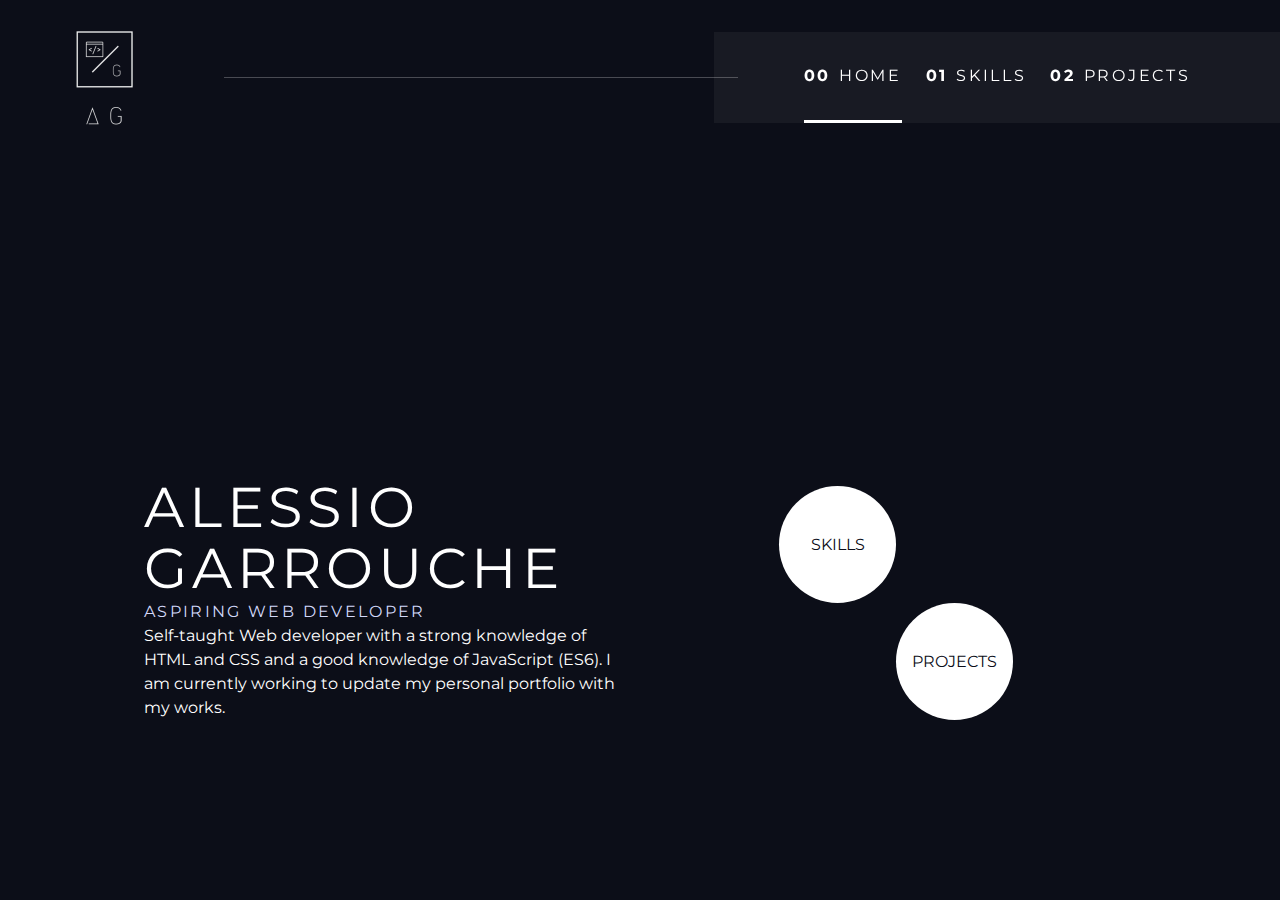
<file: index.html>
<!DOCTYPE html>
<html lang="en">
  <head>
    <meta charset="UTF-8" />
    <meta http-equiv="X-UA-Compatible" content="IE=edge" />
    <meta name="viewport" content="width=device-width, initial-scale=1.0" />
    <!-- Google Fonts -->
    <link rel="preconnect" href="https://fonts.googleapis.com" />
    <link rel="preconnect" href="https://fonts.gstatic.com" crossorigin />
    <link
      href="https://fonts.googleapis.com/css2?family=Montserrat:wght@100;200;300;400;500;600;700&display=swap"
      rel="stylesheet"
    />

    <!-- Favicon -->

    <link rel="apple-touch-icon" sizes="180x180" href="/apple-touch-icon.png" />
    <link rel="icon" type="image/png" sizes="32x32" href="/favicon-32x32.png" />
    <link rel="icon" type="image/png" sizes="16x16" href="/favicon-16x16.png" />
    <link rel="manifest" href="/site.webmanifest" />
    <link rel="mask-icon" href="/safari-pinned-tab.svg" color="#5bbad5" />
    <meta name="msapplication-TileColor" content="#da532c" />
    <meta name="theme-color" content="#ffffff" />

    <!-- Custom CSS -->
    <link rel="stylesheet" href="general.css" />
    <link rel="stylesheet" href="index.css" />

    <!-- Title -->
    <title>Alessio Garrouche</title>

    <!-- JavaScript-->
    <script src="nav.js" defer></script>
    <script src="tabs.js" defer></script>
  </head>
  <body class="home">
    <a href="#main" class="skip-to-content"></a>
    <!-- Header section -->
    <header class="primary-header flex">
      <!--  Logo  -->
      <div class="logo-section">
        <img class="logo" alt="personal logo" src="img/logo-favicon.png" />
      </div>

      <!-- Small sizes navigation toggle -->
      <button class="mobile-nav-toggle" aria-controls="primary-navigation"><span class="sr-only" aria-expanded="false">Menu</span></button>
    <nav>

      <!-- Navbar -->
      <nav>
        <ul class="primary-navigation underline-indicators flex fw-700">
          <li class="active">
            <a href="index.html" class="uppercase text-white letter-spacing-2"
              ><span aria-hidden="true">00</span>home</a
            >
          </li>
          <li>
            <a href="skills.html" class="uppercase text-white letter-spacing-2"
              ><span aria-hidden="true">01</span>skills</a
            >
          </li>
          <li>
            <a href="projects.html" class="uppercase text-white letter-spacing-2"
              ><span aria-hidden="true">02</span>projects</a
            >
          </li>
        </ul>
      </nav>
    </header>

    <!-- Main section -->
    <main id="main" class="grid-container grid-container--home">
      <div class="main-text">
        <h1 class="text-white fs-700 uppercase letter-spacing-1">
          <span class="d-block">alessio</span
          ><span class="d-block">garrouche</span>
        </h1>
        <h3 class="uppercase text-accent fs-400 letter-spacing-3">
          aspiring web developer
        </h3>
        <p>
          Self-taught Web developer with a strong knowledge of HTML and CSS and a good knowledge of JavaScript (ES6). I am currently working to update my personal portfolio with my works.
        </p>
      </div>
      <div class="main-buttons">
        <a
          href="skills.html"
          class="large-button uppercase fs-400 fw-500 text-dark bg-white"
          >Skills</a
        >

        

        <a
          href="projects.html"
          class="large-button uppercase fs-400 fw-500 text-dark bg-white"
          >Projects</a
        >
       
      </div>
    </main>
  </body>
</html>
</file>
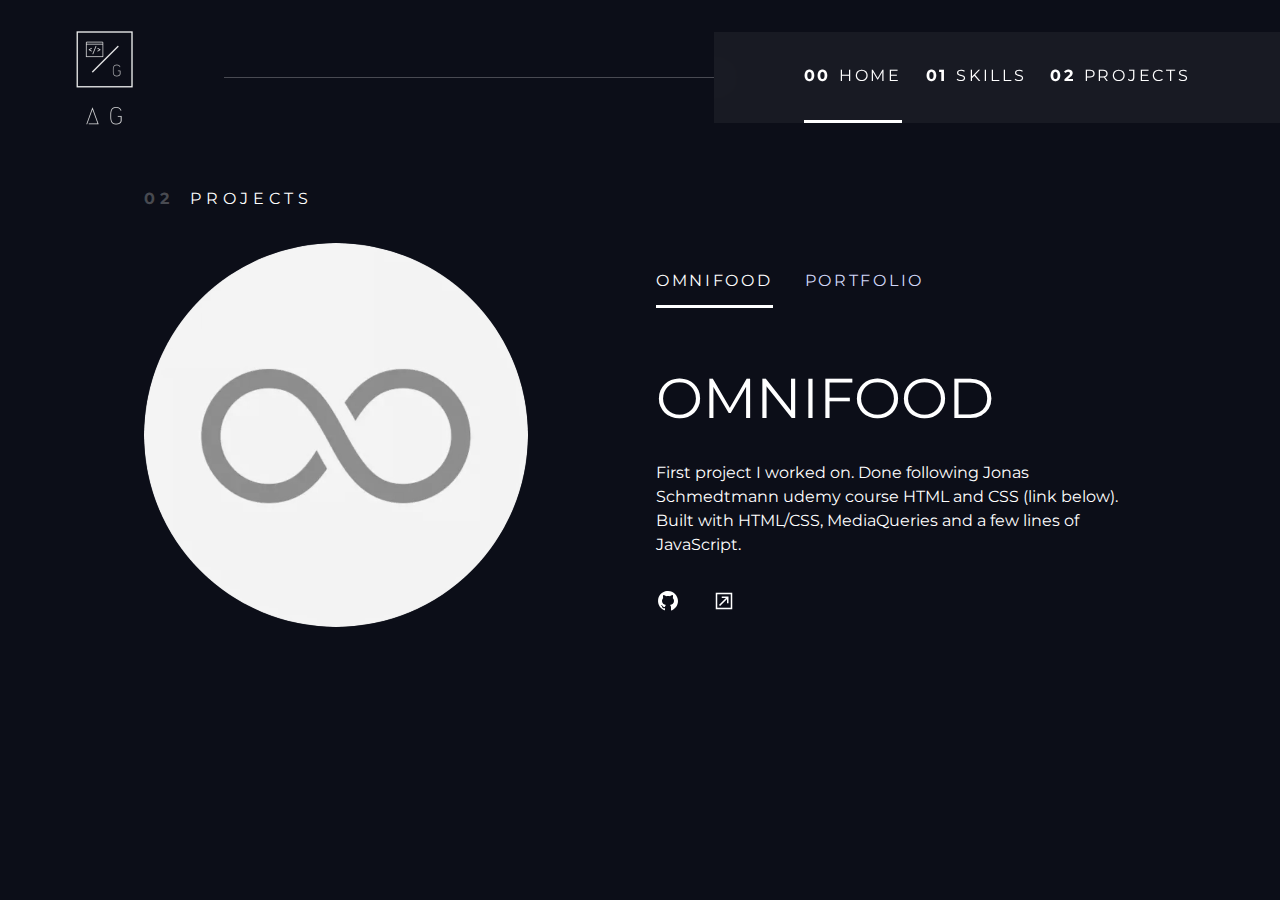
<file: projects.html>
<!DOCTYPE html>
<html lang="en">
  <head>
    <meta charset="UTF-8" />
    <meta http-equiv="X-UA-Compatible" content="IE=edge" />
    <meta name="viewport" content="width=device-width, initial-scale=1.0" />
    <!-- Google Fonts -->
    <link rel="preconnect" href="https://fonts.googleapis.com" />
    <link rel="preconnect" href="https://fonts.gstatic.com" crossorigin />
    <link
      href="https://fonts.googleapis.com/css2?family=Montserrat:wght@100;200;300;400;500;600;700&display=swap"
      rel="stylesheet"
    />

    <!-- Favicon -->

    <link rel="apple-touch-icon" sizes="180x180" href="/apple-touch-icon.png" />
    <link rel="icon" type="image/png" sizes="32x32" href="/favicon-32x32.png" />
    <link rel="icon" type="image/png" sizes="16x16" href="/favicon-16x16.png" />
    <link rel="manifest" href="/site.webmanifest" />
    <link rel="mask-icon" href="/safari-pinned-tab.svg" color="#5bbad5" />
    <meta name="msapplication-TileColor" content="#da532c" />
    <meta name="theme-color" content="#ffffff" />

    <!-- Custom CSS -->
    <link rel="stylesheet" href="general.css" />
    <link rel="stylesheet" href="index.css" />

    <!-- Title -->
    <title>Alessio Garrouche</title>

    <!-- JavaScript-->
    <script src="nav.js" defer></script>
    <script src="tabs.js" defer></script>
  </head>
  <body class="home">
    <a href="#main" class="skip-to-content"></a>
    <!-- Header section -->
    <header class="primary-header flex">
      <!-- Logo  -->
      <div class="logo-section">
        <img class="logo" alt="personal logo" src="img/logo-favicon.png" />
      </div>

      <!-- Small sizes navigation toggle -->
      <button class="mobile-nav-toggle" aria-controls="primary-navigation">
        <span class="sr-only" aria-expanded="false">Menu</span>
      </button>

      <!-- Navbar -->
      <nav>
        <ul
          id="primary-navigation"
          data-visible="false"
          class="primary-navigation underline-indicators flex"
        >
          <li class="active">
            <a
              class="ff-sans-cond uppercase text-white letter-spacing-2"
              href="index.html"
              ><span aria-hidden="true">00</span>Home</a
            >
          </li>
          <li>
            <a
              class="ff-sans-cond uppercase text-white letter-spacing-2"
              href="skills.html"
              ><span aria-hidden="true">01</span>Skills</a
            >
          </li>
          <li>
            <a
              class="ff-sans-cond uppercase text-white letter-spacing-2"
              href="projects.html"
              ><span aria-hidden="true">02</span>Projects</a
            >
          </li>
        </ul>
      </nav>
    </header>

    <main id="main" class="grid-container grid-container--skills flow">
      <h1 class="numbered-title">
        <span aria-hidden="true">02</span> Projects
      </h1>

      <picture id="omnifood-image">
        <source srcset="img/projects/omnifood.webp" type="image/webp" />
        <img src="img/projects/omnifood.png" alt="omnifood logo" />
      </picture>
      <picture hidden id="portfolio-image">
        <source srcset="img/projects/portfolio.webp" type="image/webp" />
        <img src="img/projects/portfolio.png" alt="portfolio logo" />
      </picture>

      <div
        class="tab-list underline-indicators flex"
        role="tablist"
        aria-label="projects list"
      >
        <button
          aria-selected="true"
          role="tab"
          aria-controls="omnifood-tab"
          class="uppercase text-accent bg-inh letter-spacing-2"
          tabindex="0"
          data-image="omnifood-image"
        >
          Omnifood
        </button>
        <button
          aria-selected="false"
          role="tab"
          aria-controls="portfolio-tab"
          class="uppercase text-accent bg-inh letter-spacing-2"
          tabindex="-1"
          data-image="portfolio-image"
        >
          portfolio
        </button>
      </div>

      <!-- OMNIFOOD -->
      <article
        class="skills-info flow"
        id="omnifood-tab"
        tabindex="0"
        role="tabpanel"
      >
        <h2 class="fs-700 uppercase">Omnifood</h2>

        <p>
          First project I worked on. Done following Jonas Schmedtmann udemy
          course HTML and CSS (link below). Built with HTML/CSS, MediaQueries
          and a few lines of JavaScript.
        </p>

        <div class="contacts">
          <a
            href="https://github.com/AlessioGarrouche/Omnifood_Project"
            target="_blank"
            ><img src="img/icons8-github.svg" alt="github logo"
          /></a>
          <a
            href="https://omnifood-alessio.netlify.app"
            target="_blank"
            ><img src="img/icons8-linking-24.png" alt="github logo"
          /></a>
        </div>
      </article>

      <!-- PORTFOLIO -->
      <article
        hidden
        class="skills-info flow"
        id="portfolio-tab"
        tabindex="0"
        role="tabpanel"
      >
        <h2 class="fs-700 uppercase">Portfolio</h2>

        <p>
          First version of my personal portfolio. Built with HTML/CSS,
          MediaQueries and JavaScript. First project with CSS Custom properties.
          A simple, dark blue portfolio. Just a starting point in my future web
          development career.
        </p>

        <div class="contacts">
          <a
            href="https://github.com/AlessioGarrouche/Portfolio_V1"
            target="_blank"
            ><img src="img/icons8-github.svg" alt="github logo"
          /></a>
        </div>
          <a
          href="https://alessiogarrouche.netlify.app"
          target="_blank"
          ><img src="img/icons8-linking-24.png" alt="github logo"
          /></a>
        </div>
      </article>
    </main>
  </body>
</html>
</file>
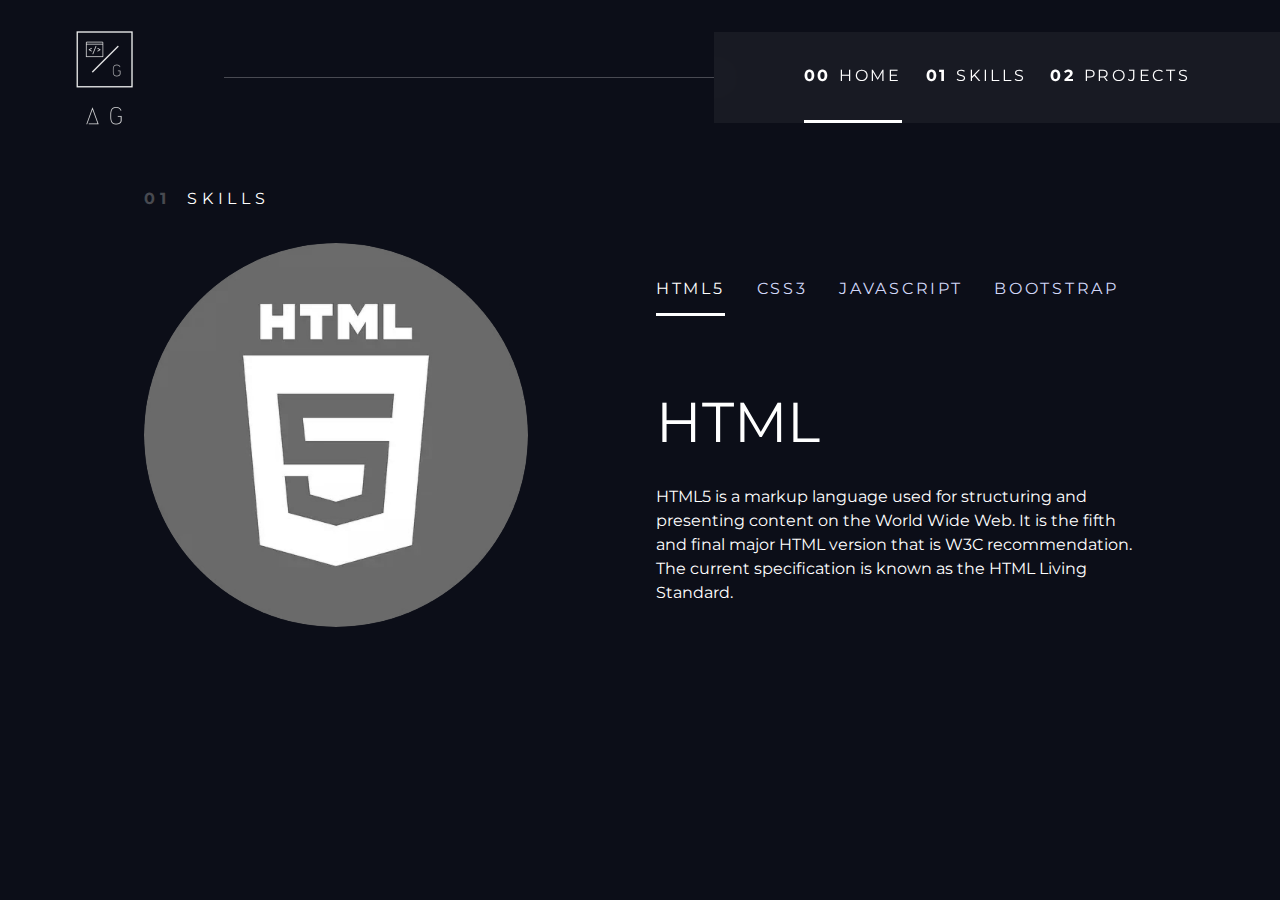
<file: skills.html>
<!DOCTYPE html>
<html lang="en">
  <head>
    <meta charset="UTF-8" />
    <meta http-equiv="X-UA-Compatible" content="IE=edge" />
    <meta name="viewport" content="width=device-width, initial-scale=1.0" />
    <!-- Google Fonts -->
    <link rel="preconnect" href="https://fonts.googleapis.com" />
    <link rel="preconnect" href="https://fonts.gstatic.com" crossorigin />
    <link
      href="https://fonts.googleapis.com/css2?family=Montserrat:wght@100;200;300;400;500;600;700&display=swap"
      rel="stylesheet"
    />

    <!-- Favicon -->

    <link rel="apple-touch-icon" sizes="180x180" href="/apple-touch-icon.png" />
    <link rel="icon" type="image/png" sizes="32x32" href="/favicon-32x32.png" />
    <link rel="icon" type="image/png" sizes="16x16" href="/favicon-16x16.png" />
    <link rel="manifest" href="/site.webmanifest" />
    <link rel="mask-icon" href="/safari-pinned-tab.svg" color="#5bbad5" />
    <meta name="msapplication-TileColor" content="#da532c" />
    <meta name="theme-color" content="#ffffff" />

    <!-- Custom CSS -->
    <link rel="stylesheet" href="general.css" />
    <link rel="stylesheet" href="index.css" />

    <!-- Title -->
    <title>Alessio Garrouche</title>

    <!-- JavaScript-->
    <script src="nav.js" defer></script>
    <script src="tabs.js" defer></script>
  </head>
  <body class="home">
    <a href="#main" class="skip-to-content"></a>
    <!-- Header section -->
    <header class="primary-header flex">
      <!-- Logo  -->
      <div class="logo-section">
        <img class="logo" alt="personal logo" src="img/logo-favicon.png" />
      </div>

      <!-- Small sizes navigation toggle -->
      <button class="mobile-nav-toggle" aria-controls="primary-navigation">
        <span class="sr-only" aria-expanded="false">Menu</span>
      </button>

      <!-- Navbar -->
      <nav>
        <ul
          id="primary-navigation"
          data-visible="false"
          class="primary-navigation underline-indicators flex"
        >
          <li class="active">
            <a
              class="ff-sans-cond uppercase text-white letter-spacing-2"
              href="index.html"
              ><span aria-hidden="true">00</span>Home</a
            >
          </li>
          <li>
            <a
              class="ff-sans-cond uppercase text-white letter-spacing-2"
              href="skills.html"
              ><span aria-hidden="true">01</span>Skills</a
            >
          </li>
          <li>
            <a
              class="ff-sans-cond uppercase text-white letter-spacing-2"
              href="projects.html"
              ><span aria-hidden="true">02</span>Projects</a
            >
          </li>
        </ul>
      </nav>
    </header>

    <main id="main" class="grid-container grid-container--skills flow">
      <h1 class="numbered-title"><span aria-hidden="true">01</span> Skills</h1>

      <picture id="html-image">
        <source srcset="img/skills/HTML5-logo.webp" type="image/webp" />
        <img src="img/skills/HTML5-logo.png" alt="html5 logo" />
      </picture>
      <picture hidden id="css-image">
        <source srcset="img/skills/CSS3-logo.webp" type="image/webp" />
        <img src="img/skills/CSS3-logo.png" alt="css logo" />
      </picture>
      <picture hidden id="js-image">
        <source srcset="img/skills/JS-logo.webp" type="image/webp" />
        <img src="img/skills/JS-logo.png" alt="js logo" />
      </picture>
      <picture hidden id="bootstrap-image">
        <source srcset="img/skills/bootstrap-logo.webp" type="image/webp" />
        <img src="img/skills/bootstrap-logo.png" alt="bootstrap-logo" />
      </picture>

      <div
        class="tab-list underline-indicators flex"
        role="tablist"
        aria-label="skills list"
      >
        <button
          aria-selected="true"
          role="tab"
          aria-controls="html-tab"
          class="uppercase text-accent bg-inh letter-spacing-2"
          tabindex="0"
          data-image="html-image"
        >
          HTML5
        </button>
        <button
          aria-selected="false"
          role="tab"
          aria-controls="css-tab"
          class="uppercase text-accent bg-inh letter-spacing-2"
          tabindex="-1"
          data-image="css-image"
        >
          CSS3
        </button>
        <button
          aria-selected="false"
          role="tab"
          aria-controls="js-tab"
          class="uppercase text-accent bg-inh letter-spacing-2"
          tabindex="-1"
          data-image="js-image"
        >
          JavaScript
        </button>
        <button
          aria-selected="false"
          role="tab"
          aria-controls="bootstrap-tab"
          class="uppercase text-accent bg-inh letter-spacing-2"
          tabindex="-1"
          data-image="bootstrap-image"
        >
          Bootstrap
        </button>
      </div>

      <!-- HTML -->
      <article
        class="skills-info flow"
        id="html-tab"
        tabindex="0"
        role="tabpanel"
      >
        <h2 class="fs-700 uppercase">HTML</h2>

        <p>
          HTML5 is a markup language used for structuring and presenting content
          on the World Wide Web. It is the fifth and final major HTML version
          that is W3C recommendation. The current specification is known as the
          HTML Living Standard.
        </p>
      </article>

      <!-- CSS -->
      <article
        hidden
        class="skills-info flow"
        id="css-tab"
        tabindex="0"
        role="tabpanel"
      >
        <h2 class="fs-700 uppercase">CSS</h2>

        <p>
          Cascading Style Sheets (CSS) is a style sheet language used for
          describing the presentation of a document written in a markup language
          such as HTML. CSS is a cornerstone technology of the World Wide Web,
          alongside HTML and JavaScript.
        </p>
      </article>

      <!-- JS -->
      <article
        hidden
        class="skills-info flow"
        id="js-tab"
        tabindex="0"
        role="tabpanel"
      >
        <h2 class="fs-700 uppercase">JavaScript</h2>

        <p>
          JavaScript is a programming language that is one of the core
          technologies of the World Wide Web, alongside HTML and CSS. Over 97%
          of websites use JavaScript on the client seide for web page behavior.
          It's a high-level compiled language that conforms to the ECMAScript
          standard.
        </p>
      </article>

      <!-- Bootstrap -->
      <article
        hidden
        class="skills-info flow"
        id="bootstrap-tab"
        tabindex="0"
        role="tabpanel"
      >
        <h2 class="fs-700 uppercase">Bootstrap</h2>

        <p>
          Bootstrap is a free and open-source CSS framework directed at
          responsive, mobile-first front-end web development. It contains HTML,
          CSS and (optionally) JavaScript based design templates for typography,
          forms, buttons, navigation, and other interfrace components
        </p>
      </article>
    </main>
  </body>
</html>
</file>
<file: general.css>
/* ------------------- */
/* Custom properties   */
/* ------------------- */

:root {
  /* colors */
  --clr-dark: 230 35% 7%;
  --clr-dark-tint: #24262f;
  --clr-light: 231 77% 90%;
  --clr-white: 0 0% 100%;

  /* font-sizes */

  --fs-700: clamp(3rem, 8vw + 1rem, 9.375rem);
  --fs-600: 1rem;
  --fs-500: 1rem;
  --fs-400: clamp(0.8rem, 3vw + 1rem, 1rem);
  --fs-300: 1rem;
  --fs-200: 0.875rem;

  /* font-families */
  --ff-normal: "Montserrat", sans-serif;
}

/* Font Sizes Media*/

@media (min-width: 15em) {
  :root {
    --fs-700: 3rem;
    --fs-600: 1.7rem;
    --fs-500: 1.25rem
    --fs-400: 1rem;
  }
}

@media (min-width: 35em) {
  :root {
    /* font-sizes */
    --fs-700: 3.5rem;
    --fs-600: 2rem;
    --fs-500: 1.75rem
    --fs-400: 1.125rem;
  }
}

/* ------------------- */
/* Reset               */
/* ------------------- */

/* https://piccalil.li/blog/a-modern-css-reset/ */

/* Box sizing */
*,
*::before,
*::after {
  box-sizing: border-box;
}

/* Reset margins */
body,
h1,
h2,
h3,
h4,
h5,
p,
figure,
picture {
  margin: 0;
}

h1,
h2,
h3,
h4,
h5,
h6,
p {
  font-weight: 400;
}

/* set up the body */
body {
  font-family: var(--ff-normal);
  font-size: var(--fs-400);
  color: hsl(var(--clr-white));
  background-color: hsl(var(--clr-dark));
  line-height: 1.5;
  min-height: 100vh;

  display: grid;
  grid-template-rows: min-content 1fr;

  overflow-x: hidden;

}


/* Fix picture:hidden not working (StackOverflow) */
[hidden] {
  display: none !important;
}



/* make images easier to work with */
img,
picture {
  max-width: 100%;
  display: block;
}

/* make form elements easier to work with */
input,
button,
textarea,
select {
  font: inherit;
}

/* remove animations for people who've turned them off */
@media (prefers-reduced-motion: reduce) {
  *,
  *::before,
  *::after {
    animation-duration: 0.01ms !important;
    animation-iteration-count: 1 !important;
    transition-duration: 0.01ms !important;
    scroll-behavior: auto !important;
  }
}

/* ------------------- */
/* Utility classes     */
/* ------------------- */

/* general */

.flex {
  display: flex;
  gap: var(--gap, 1rem);
}

.grid {
  display: grid;
  gap: var(--gap, 1rem);
}

.d-block {
  display: block;
}

.flow > *:where(:not(:first-child)) {
  margin-top: var(--flow-space, 1rem);
}

.container {
  padding-inline: 2em;
  margin-inline: auto;
  max-width: 80rem;
}

.grid-container {
  text-align: center;
  display: grid;
  place-items: center;
  padding-inline: 1rem;
  padding-bottom: 4rem;
}


.grid-container p:not([class]) {
  max-width: 50ch;
}

.numbered-title {
  grid-area: title;
}


/* Main Grid Media*/

@media (min-width: 55em) {
  .grid-container {
    text-align: center;
    column-gap: var(--container-gap, 2rem);
    grid-template-columns: minmax(1rem, 1fr) repeat(2, minmax(0, 40rem)) minmax(
        1rem,
        1fr
      );
  }

  .grid-container > *:first-child {
    grid-column: 2;
  }

  .grid-container > *:last-child {
    grid-column: 3;
  }

  .grid-container--home {
    padding-bottom: max(3rem, 10vh);
  }
}

/* Accesibility classes */

/* Screen Reader Only*/
.sr-only {
  position: absolute;
  width: 1px;
  height: 1px;
  padding: 0;
  margin: -1px;
  overflow: hidden;
  clip: rect(0, 0, 0, 0);
  white-space: nowrap; /* added line */
  border: 0;
}

/* Tab's interaction */
.skip-to-content {
  position: absolute;
  z-index: 9999;
  background: hsl(var(--clr-white));
  color: hsl(var(--clr-dark));
  padding: 0.5em 1em;
  margin-inline: auto;
  transform: translateY(-100%);
  transition: transform 250ms ease-in;
}

.skip-to-content:focus {
  transform: translateY(0);
}

/* colors */

.bg-dark {
  background-color: hsl(var(--clr-dark));
}
.bg-accent {
  background-color: hsl(var(--clr-light));
}
.bg-white {
  background-color: hsl(var(--clr-white));
}

.bg-inh {
  background-color: inherit;
}

.text-dark {
  color: hsl(var(--clr-dark));
}
.text-accent {
  color: hsl(var(--clr-light));
}
.text-white {
  color: hsl(var(--clr-white));
}

/* typography */

.ff-normal {
  font-family: var(--ff-serif);
}

.letter-spacing-1 {
  letter-spacing: 4.75px;
}
.letter-spacing-2 {
  letter-spacing: 2.7px;
}
.letter-spacing-3 {
  letter-spacing: 2.35px;
}

.uppercase {
  text-transform: uppercase;
}

.fs-900 {
  font-size: var(--fs-900);
}
.fs-800 {
  font-size: var(--fs-800);
}
.fs-700 {
  font-size: var(--fs-700);
}
.fs-600 {
  font-size: var(--fs-600);
}
.fs-500 {
  font-size: var(--fs-500);
}
.fs-400 {
  font-size: var(--fs-400);
}
.fs-300 {
  font-size: var(--fs-300);
}
.fs-200 {
  font-size: var(--fs-200);
}

.fs-900,
.fs-800,
.fs-700,
.fs-600 {
  line-height: 1.1;
}

.numbered-title {
  font-family: var(--ff-sans-cond);
  font-size: var(--fs-500);
  text-transform: uppercase;
  letter-spacing: 4.72px;
}

.numbered-title span {
  margin-right: 0.5em;
  font-weight: 700;
  color: hsl(var(--clr-white) / 0.25);
}
</file>
<file: index.css>
/* ------------------- */
/* Compontents         */
/* ------------------- */

/* Logo */

.logo-section {
  display: flex;
  justify-content: center;
}

.logo {
  margin: 1.5rem clamp(1.5rem, 5vw, 3.5rem);
  max-height: 11rem;
  aspect-ratio: 1;
}

/* primary-header */

.primary-header {
  justify-content: space-between;
  align-items: center;
}

.primary-navigation {
  --gap: clamp(0.8rem, 2vw, 1.5rem);
  --underline-gap: 2rem;
  list-style: none;
  padding: 0;
  margin: 0;
  background: hsl(var(--clr-white) / 0.05);
  backdrop-filter: blur(1.5rem);
}

.primary-navigation a {
  text-decoration: none;
}

.primary-navigation a > span {
  font-weight: 700;
  margin-right: 0.5em;
}

.mobile-nav-toggle {
  display: none;
}

@media (max-width: 35rem) {
  .primary-navigation {
    --underline-gap: 0.5rem;
    position: fixed;
    z-index: 1000;
    inset: 0 0 0 40%;
    list-style: none;
    padding: min(20rem, 15vh) 2rem;
    margin: 0;
    flex-direction: column;
    transform: translateX(100%);
    transition: transform 500ms ease-in-out;
  }

  .primary-navigation[data-visible="true"] {
    transform: translateX(0);
  }

  .primary-navigation.underline-indicators > .active {
    border: 0;
  }

  .mobile-nav-toggle {
    display: block;
    position: fixed;
    z-index: 2000;
    right: 1rem;
    top: 2rem;
    background: transparent;
    background-image: url(img/icon-hamburger.svg);
    background-repeat: no-repeat;
    background-position: center;
    width: 1.5rem;
    aspect-ratio: 1;
    border: 0;
  }

  .mobile-nav-toggle[aria-expanded="true"] {
    background-image: url(img/icon-close.svg);
  }

  .mobile-nav-toggle:focus-visible {
    outline: 5px solid white;
    outline-offset: 5px;
  }

  .logo {
    max-width: 6rem;
  }
}

@media (min-width: 35em) {
  .primary-navigation {
    padding-inline: clamp(3rem, 7vw, 7rem);
  }

  .logo {
    max-width: 6rem;
  }
}

@media (min-width: 35em) and (max-width: 44.999em) {
  .primary-navigation a > span {
    display: none;
  }
}

@media (min-width: 45em) {
  .primary-header::after {
    content: "";
    display: block;
    position: relative;
    height: 1px;
    width: 100%;
    margin-right: -2.5rem;
    background: hsl(var(--clr-white) / 0.25);
    order: 1;
  }

  nav {
    order: 2;
  }

  .primary-navigation {
    margin-block: 2rem;
  }
}

.underline-indicators > * {
  cursor: pointer;
  padding: var(--underline-gap, 0.75rem) 0;
  border: 0;
  border-bottom: 0.2rem solid hsl(var(--clr-white) / 0);
}

.underline-indicators > *:hover,
.underline-indicators > *:focus {
  border-color: hsl(var(--clr-white) / 0.5);
}

.underline-indicators > .active,
.underline-indicators > [aria-selected="true"] {
  color: hsl(var(--clr-white) / 1);
  border-color: hsl(var(--clr-white) / 1);
}

.tab-list {
  --gap: 2rem;
}

.main-buttons {
  display: grid;
  grid-template-columns: repeat(2, 1fr);
  grid-template-rows: repeat(2, 1fr);
}

.large-button {
  position: relative;
  z-index: 1;
  display: inline-grid;
  place-items: center;
  padding: 0 1em;
  border-radius: 50%;
  aspect-ratio: 1;
  text-decoration: none;
}

.large-button::after {
  content: "";
  position: absolute;
  z-index: -1;
  width: 100%;
  height: 100%;
  background: hsl(var(--clr-white) / 0.1);
  border-radius: 50%;
  opacity: 0;
  transition: opacity 500ms linear, transform 750ms ease-in-out;
}

.large-button:hover::after,
.large-button:focus::after {
  opacity: 1;
  transform: scale(1.5);
}

.large-button:last-child {
  grid-column-start: 2;
  grid-row-start: 2;
}

/* Skills layout */

.grid-container--skills {
  --flow-space: 2rem;
  grid-template-areas:
    "title"
    "image"
    "tabs"
    "content";
}

.grid-container .numbered-title {
  grid-area: title;
}

.grid-container--skills > picture {
  grid-area: image;
  max-width: 30%;
  filter: grayscale(100%);
}

.grid-container--skills > .tab-list {
  grid-area: tabs;
}

.grid-container--skills > .skills-info {
  grid-area: content;
}

.contacts {
  display: flex;
  gap: 2rem;
}

@media (min-width: 35em) {
  .numbered-title {
    justify-self: start;
    margin-top: 2rem;
  }
}

@media (min-width: 45em) {
  .grid-container {
    text-align: left;
    column-gap: var(--container-gap, 2rem);
    grid-template-columns: minmax(1rem, 1fr) repeat(2, minmax(0, 30rem)) minmax(
        1rem,
        1fr
      );
  }

  .grid-container--home {
    padding-bottom: max(6rem, 20vh);
    align-items: end;
  }

  .grid-container--home > *:first-child {
    grid-column: 2;
  }

  .grid-container--home > *:last-child {
    grid-column: 3;
  }

  .grid-container--skills {
    justify-items: start;
    align-content: start;
    grid-template-areas:
      ". title title ."
      ". image tabs ."
      ". image content .";
  }

  .grid-container--skills > picture {
    max-width: 80%;
  }
}

picture > img {
  border-radius: 50%;
}
</file>
